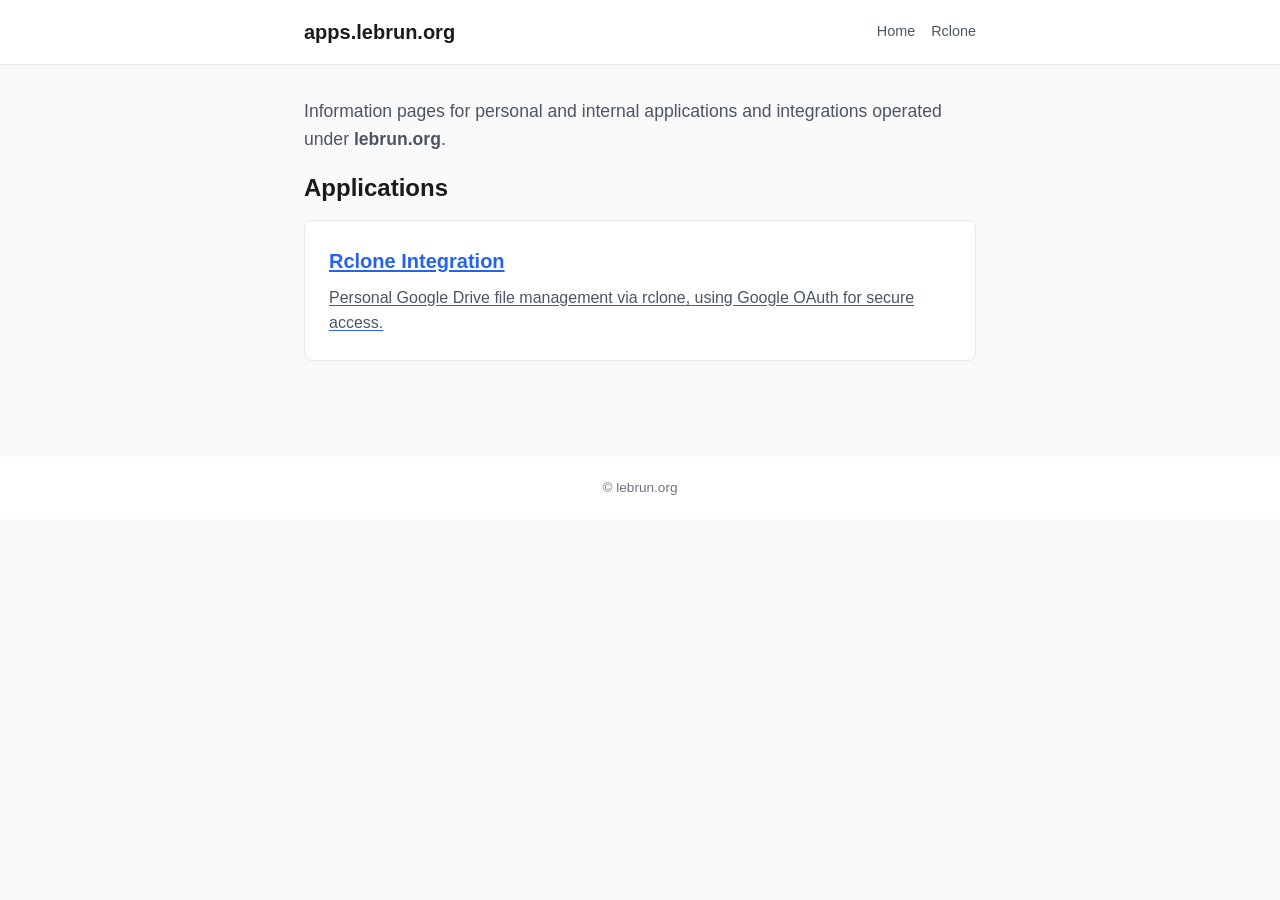
<file: index.html>
<!DOCTYPE html>
<html lang="en">
<head>
<meta charset="UTF-8">
<meta name="viewport" content="width=device-width,initial-scale=1">
<title>apps.lebrun.org</title>
<link rel="stylesheet" href="style.css">
</head>
<body>

<header>
<div class="container">
<h1><a href="/">apps.lebrun.org</a></h1>
<nav>
<a href="/">Home</a>
<a href="/rclone/">Rclone</a>
</nav>
</div>
</header>

<main>
<div class="container">

<p class="lead">Information pages for personal and internal applications and integrations operated under <strong>lebrun.org</strong>.</p>

<h2>Applications</h2>

<a class="card-link" href="/rclone/">
<h2>Rclone Integration</h2>
<p>Personal Google Drive file management via rclone, using Google OAuth for secure access.</p>
</a>

</div>
</main>

<footer>
<div class="container">&copy; lebrun.org</div>
</footer>

</body>
</html>
</file>
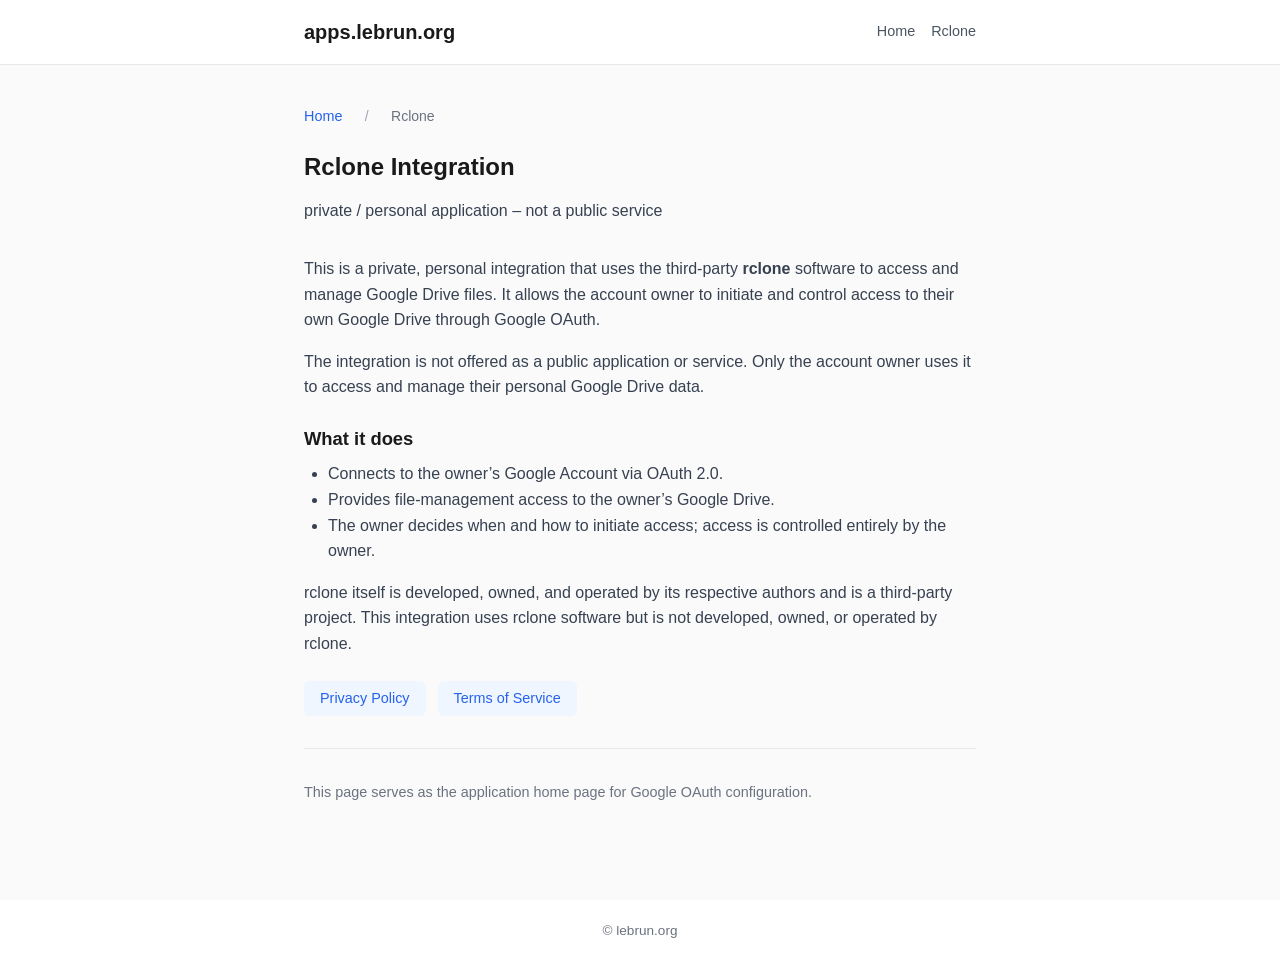
<file: rclone/index.html>
<!DOCTYPE html>
<html lang="en">
<head>
<meta charset="UTF-8">
<meta name="viewport" content="width=device-width,initial-scale=1">
<title>Rclone Integration &#8211; apps.lebrun.org</title>
<link rel="stylesheet" href="/style.css">
</head>
<body>

<header>
<div class="container">
<h1><a href="/">apps.lebrun.org</a></h1>
<nav>
<a href="/">Home</a>
<a href="/rclone/">Rclone</a>
</nav>
</div>
</header>

<main>
<div class="container">

<nav class="breadcrumb">
<a href="/">Home</a><span>/</span>Rclone
</nav>

<hgroup>
<h2>Rclone Integration</h2>
<p>private / personal application &#8211; not a public service</p>
</hgroup>

<p>This is a private, personal integration that uses the third-party <strong>rclone</strong> software to access and manage Google Drive files. It allows the account owner to initiate and control access to their own Google Drive through Google OAuth.</p>

<p>The integration is not offered as a public application or service. Only the account owner uses it to access and manage their personal Google Drive data.</p>

<h3>What it does</h3>

<ul style="margin-bottom:1rem;color:#374151;padding-left:1.5rem">
<li>Connects to the owner&#8217;s Google Account via OAuth 2.0.</li>
<li>Provides file-management access to the owner&#8217;s Google Drive.</li>
<li>The owner decides when and how to initiate access; access is controlled entirely by the owner.</li>
</ul>

<p>rclone itself is developed, owned, and operated by its respective authors and is a third-party project. This integration uses rclone software but is not developed, owned, or operated by rclone.</p>

<div class="links">
<a href="/rclone/privacy/">Privacy Policy</a>
<a href="/rclone/terms/">Terms of Service</a>
</div>

<hr class="section-divider">

<p style="font-size:.9rem;color:#6b7280">This page serves as the application home page for Google OAuth configuration.</p>

</div>
</main>

<footer>
<div class="container">&copy; lebrun.org</div>
</footer>

</body>
</html>
</file>
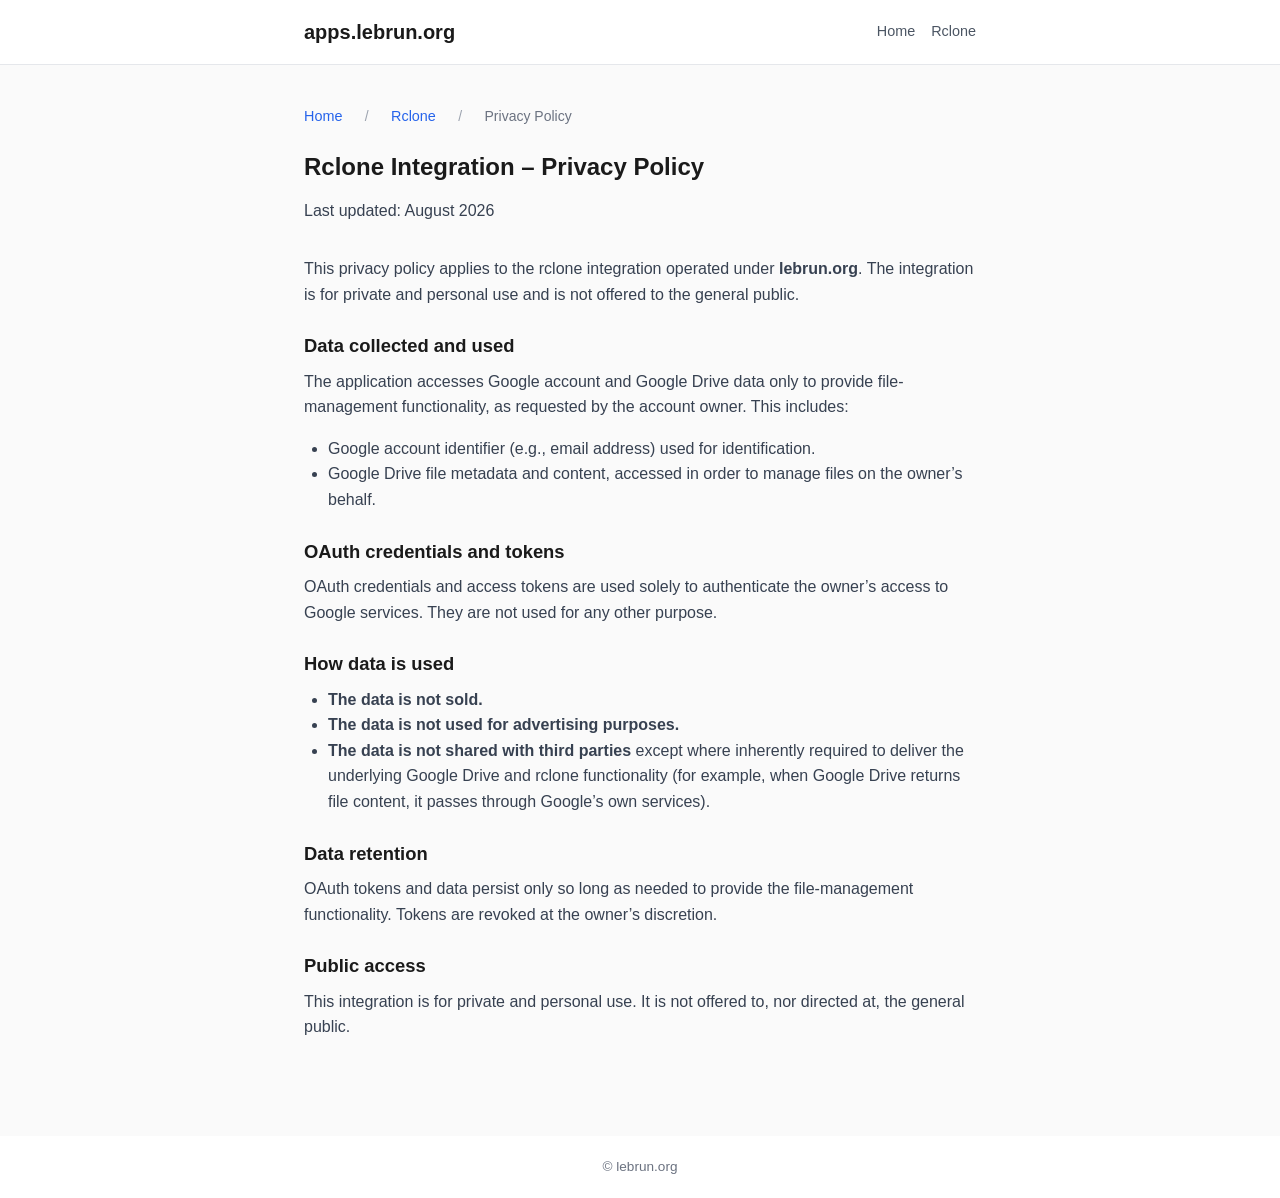
<file: rclone/privacy/index.html>
<!DOCTYPE html>
<html lang="en">
<head>
<meta charset="UTF-8">
<meta name="viewport" content="width=device-width,initial-scale=1">
<title>Rclone Privacy Policy &#8211; apps.lebrun.org</title>
<link rel="stylesheet" href="/style.css">
</head>
<body>

<header>
<div class="container">
<h1><a href="/">apps.lebrun.org</a></h1>
<nav>
<a href="/">Home</a>
<a href="/rclone/">Rclone</a>
</nav>
</div>
</header>

<main>
<div class="container">

<nav class="breadcrumb">
<a href="/">Home</a><span>/</span><a href="/rclone/">Rclone</a><span>/</span>Privacy Policy
</nav>

<hgroup>
<h2>Rclone Integration &#8211; Privacy Policy</h2>
<p>Last updated: August 2026</p>
</hgroup>

<p>This privacy policy applies to the rclone integration operated under <strong>lebrun.org</strong>. The integration is for private and personal use and is not offered to the general public.</p>

<h3>Data collected and used</h3>

<p>The application accesses Google account and Google Drive data only to provide file-management functionality, as requested by the account owner. This includes:</p>

<ul style="margin-bottom:1rem;color:#374151;padding-left:1.5rem">
<li>Google account identifier (e.g., email address) used for identification.</li>
<li>Google Drive file metadata and content, accessed in order to manage files on the owner&#8217;s behalf.</li>
</ul>

<h3>OAuth credentials and tokens</h3>

<p>OAuth credentials and access tokens are used solely to authenticate the owner&#8217;s access to Google services. They are not used for any other purpose.</p>

<h3>How data is used</h3>

<ul style="margin-bottom:1rem;color:#374151;padding-left:1.5rem">
<li><strong>The data is not sold.</strong></li>
<li><strong>The data is not used for advertising purposes.</strong></li>
<li><strong>The data is not shared with third parties</strong> except where inherently required to deliver the underlying Google Drive and rclone functionality (for example, when Google Drive returns file content, it passes through Google&#8217;s own services).</li>
</ul>

<h3>Data retention</h3>

<p>OAuth tokens and data persist only so long as needed to provide the file-management functionality. Tokens are revoked at the owner&#8217;s discretion.</p>

<h3>Public access</h3>

<p>This integration is for private and personal use. It is not offered to, nor directed at, the general public.</p>

</div>
</main>

<footer>
<div class="container">&copy; lebrun.org</div>
</footer>

</body>
</html>
</file>
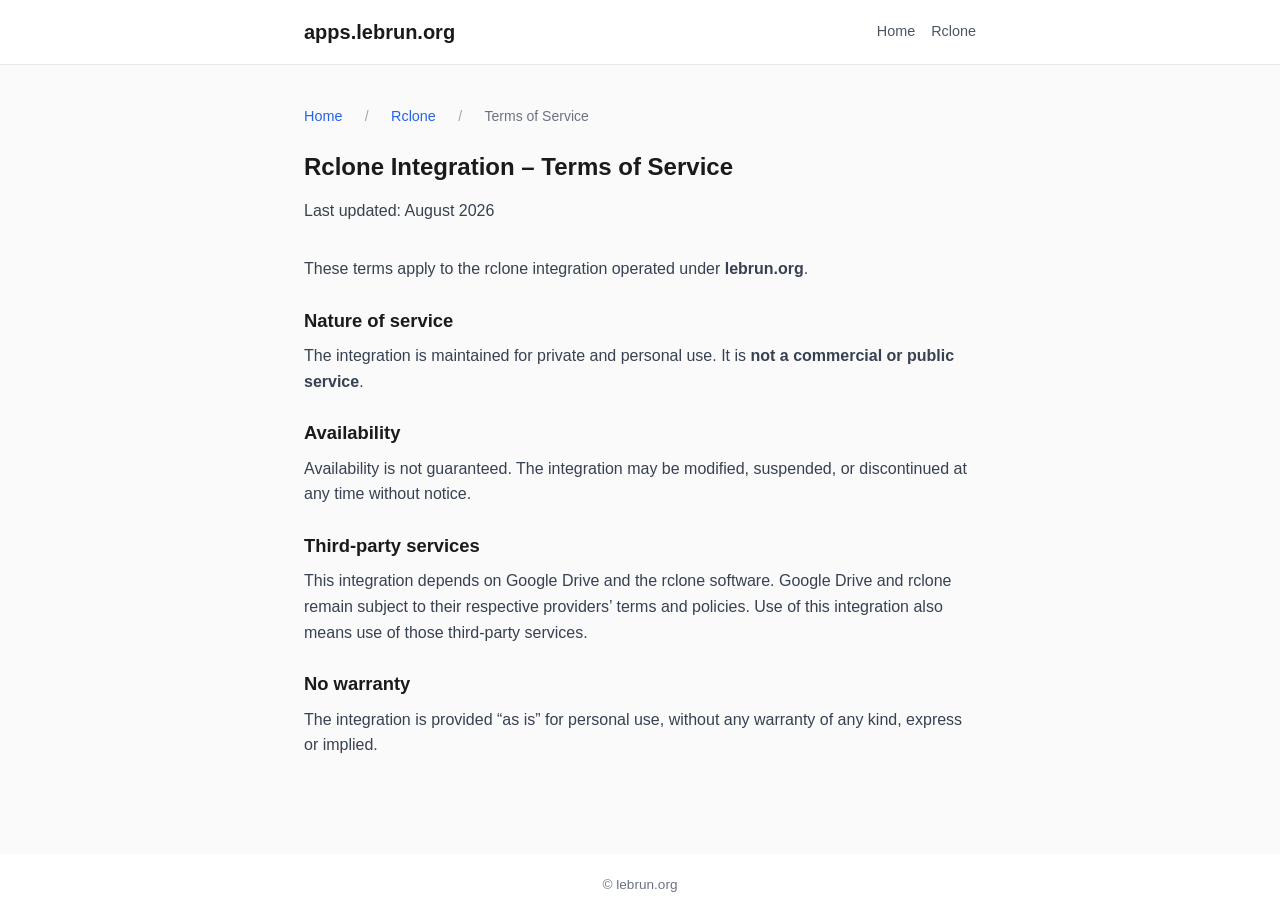
<file: rclone/terms/index.html>
<!DOCTYPE html>
<html lang="en">
<head>
<meta charset="UTF-8">
<meta name="viewport" content="width=device-width,initial-scale=1">
<title>Rclone Terms of Service &#8211; apps.lebrun.org</title>
<link rel="stylesheet" href="/style.css">
</head>
<body>

<header>
<div class="container">
<h1><a href="/">apps.lebrun.org</a></h1>
<nav>
<a href="/">Home</a>
<a href="/rclone/">Rclone</a>
</nav>
</div>
</header>

<main>
<div class="container">

<nav class="breadcrumb">
<a href="/">Home</a><span>/</span><a href="/rclone/">Rclone</a><span>/</span>Terms of Service
</nav>

<hgroup>
<h2>Rclone Integration &#8211; Terms of Service</h2>
<p>Last updated: August 2026</p>
</hgroup>

<p>These terms apply to the rclone integration operated under <strong>lebrun.org</strong>.</p>

<h3>Nature of service</h3>

<p>The integration is maintained for private and personal use. It is <strong>not a commercial or public service</strong>.</p>

<h3>Availability</h3>

<p>Availability is not guaranteed. The integration may be modified, suspended, or discontinued at any time without notice.</p>

<h3>Third-party services</h3>

<p>This integration depends on Google Drive and the rclone software. Google Drive and rclone remain subject to their respective providers&#8217; terms and policies. Use of this integration also means use of those third-party services.</p>

<h3>No warranty</h3>

<p>The integration is provided &#8220;as is&#8221; for personal use, without any warranty of any kind, express or implied.</p>

</div>
</main>

<footer>
<div class="container">&copy; lebrun.org</div>
</footer>

</body>
</html>
</file>
<file: style.css>
*,::before,::after{box-sizing:border-box}
*{margin:0}
body{font-family:-apple-system,BlinkMacSystemFont,"Segoe UI",Roboto,Oxygen,Ubuntu,Cantarell,"Helvetica Neue",Arial,"Noto Sans",sans-serif,"Apple Color Emoji","Segoe UI Emoji","Segoe UI Symbol","Noto Color Emoji";line-height:1.6; color:#1a1a1a; background:#fafafa}
img{max-width:100%; display:block}
a{color:#2563eb;text-underline-offset:2px}
a:hover{text-decoration:none}

.container{max-width:720px;margin:0 auto;padding:0 1.5rem}

header{background:#fff;border-bottom:1px solid #e5e7eb;padding:1rem 0}
header .container{display:flex;align-items:center;justify-content:space-between}
header h1{font-size:1.25rem;font-weight:600}
header h1 a{color:#1a1a1a;text-decoration:none}
nav{display:flex;gap:1rem}
nav a{color:#4b5563;text-decoration:none;font-size:.9rem}
nav a:hover{color:#2563eb}

.breadcrumb{font-size:.875rem;color:#6b7280;margin-bottom:1.25rem;padding-top:.5rem}
.breadcrumb a{color:#2563eb;text-decoration:none}
.breadcrumb a:hover{text-decoration:underline}
.breadcrumb span{margin:0 .4rem;color:#9ca3af}

main{padding:2rem 0 3rem}
main h2{font-size:1.5rem;font-weight:700;margin-bottom:.75rem}
main h3{font-size:1.15rem;font-weight:600;margin-top:1.5rem;margin-bottom:.5rem}
main p{margin-bottom:1rem;color:#374151}

p.lead{font-size:1.1rem;color:#4b5563}

.card-link{display:block;background:#fff;border:1px solid #e5e7eb;border-radius:8px;padding:1.5rem;margin-bottom:1rem;transition:border-color .2s}
.card-link:hover{border-color:#2563eb}
.card-link h2{margin-bottom:.5rem;font-size:1.25rem}
.card-link p{margin-bottom:0;color:#4b5563}

.links{display:flex;flex-wrap:wrap;gap:.75rem;margin-top:1.5rem}
.links a{display:inline-block;background:#eff6ff;color:#2563eb;padding:.4rem 1rem;border-radius:6px;font-size:.9rem;text-decoration:none}
.links a:hover{background:#dbeafe}

footer{border-top:1px solid #e5e7bet;background:#fff;padding:1.25rem 0;margin-top:2rem}
footer .container{font-size:.85rem;color:#6b7280;text-align:center}

hgroup{margin-bottom:2rem}
hgroup p{margin-bottom:.25rem}

.section-divider{border:none;border-top:1px solid #e5e7eb;margin:2rem 0}

@media(max-width:640px){
  header .container{flex-direction:column;gap:.5rem;text-align:center}
  main h2{font-size:1.35rem}
  p.lead{font-size:1rem}
}
</file>
